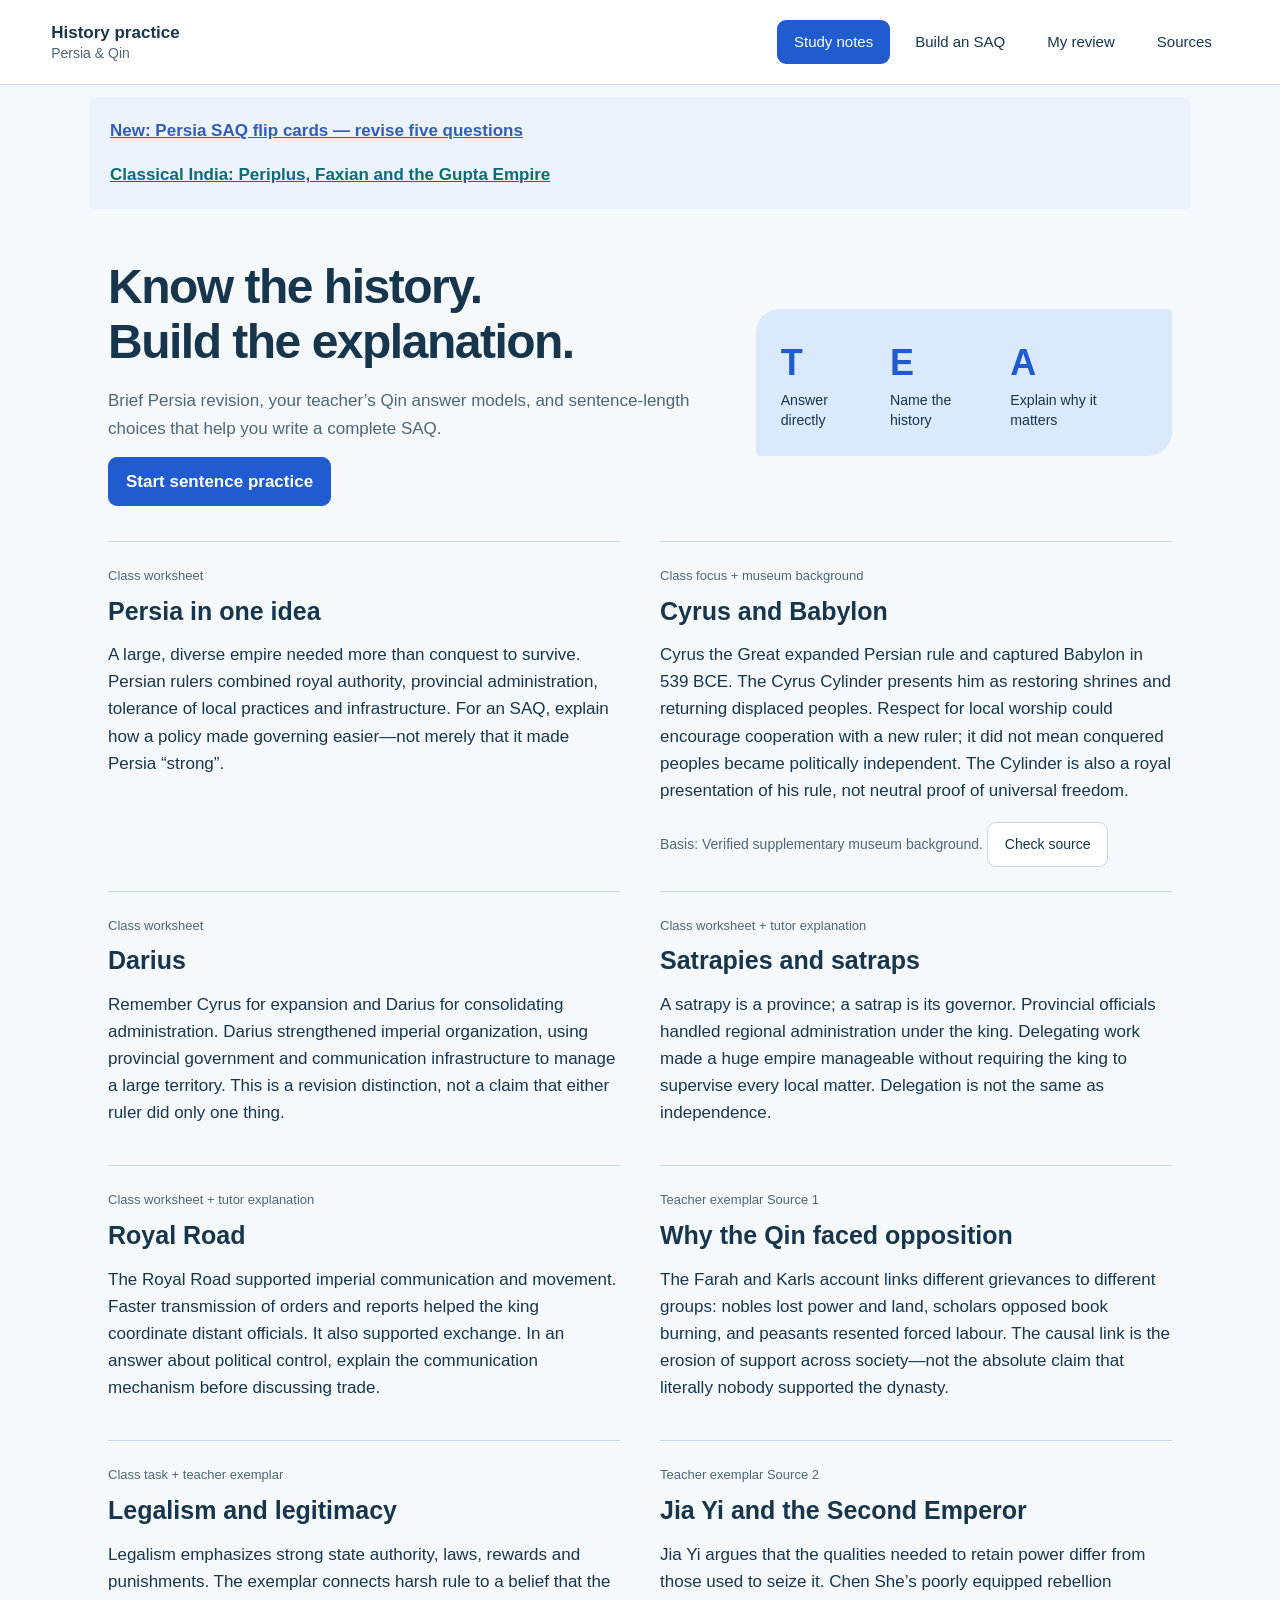
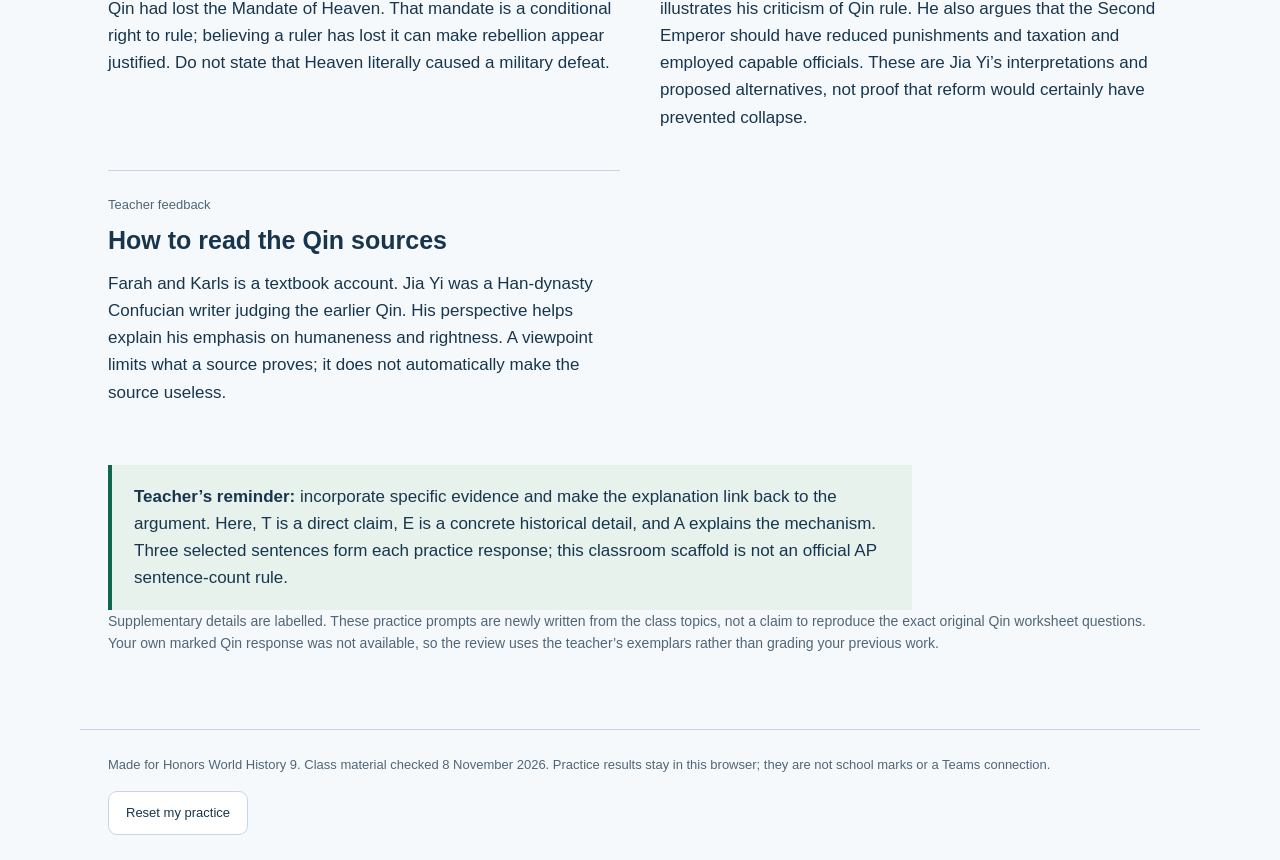
<file: index.html>
<!doctype html>
<html lang="en"><head><meta charset="utf-8"><meta name="viewport" content="width=device-width,initial-scale=1"><meta name="description" content="Brief Persia and Qin revision notes with a sentence-building TEA practice game."><title>Persia & Qin • SAQ Lab</title><link rel="stylesheet" href="style.css"><script defer src="data.js"></script><script defer src="app.js"></script></head>
<body><header><a class="brand" href="#notes">History practice <span>Persia & Qin</span></a><nav aria-label="Main"><button data-view="notes">Study notes</button><button data-view="practice">Build an SAQ</button><button data-view="review">My review</button><button data-view="sources">Sources</button></nav></header><aside style="max-width:1100px;margin:12px auto;padding:12px 20px;background:#edf3fc;color:#142d50"><a href="cards.html" style="display:inline-flex;min-height:44px;align-items:center;color:#305db8;font-weight:700">New: Persia SAQ flip cards — revise five questions</a><br><a href="india.html" style="display:inline-flex;min-height:44px;align-items:center;color:#096c77;font-weight:700">Classical India: Periplus, Faxian and the Gupta Empire</a></aside><main id="main"></main><footer>Made for Honors World History 9. Class material checked 8 November 2026. Practice results stay in this browser; they are not school marks or a Teams connection. <button id="reset">Reset my practice</button></footer><dialog id="confirm"><h2>Reset all practice?</h2><p>This clears this site’s saved choices and first-answer scores on this browser only.</p><button id="cancelReset">Keep progress</button><button id="doReset">Reset progress</button></dialog></body></html>
</file>
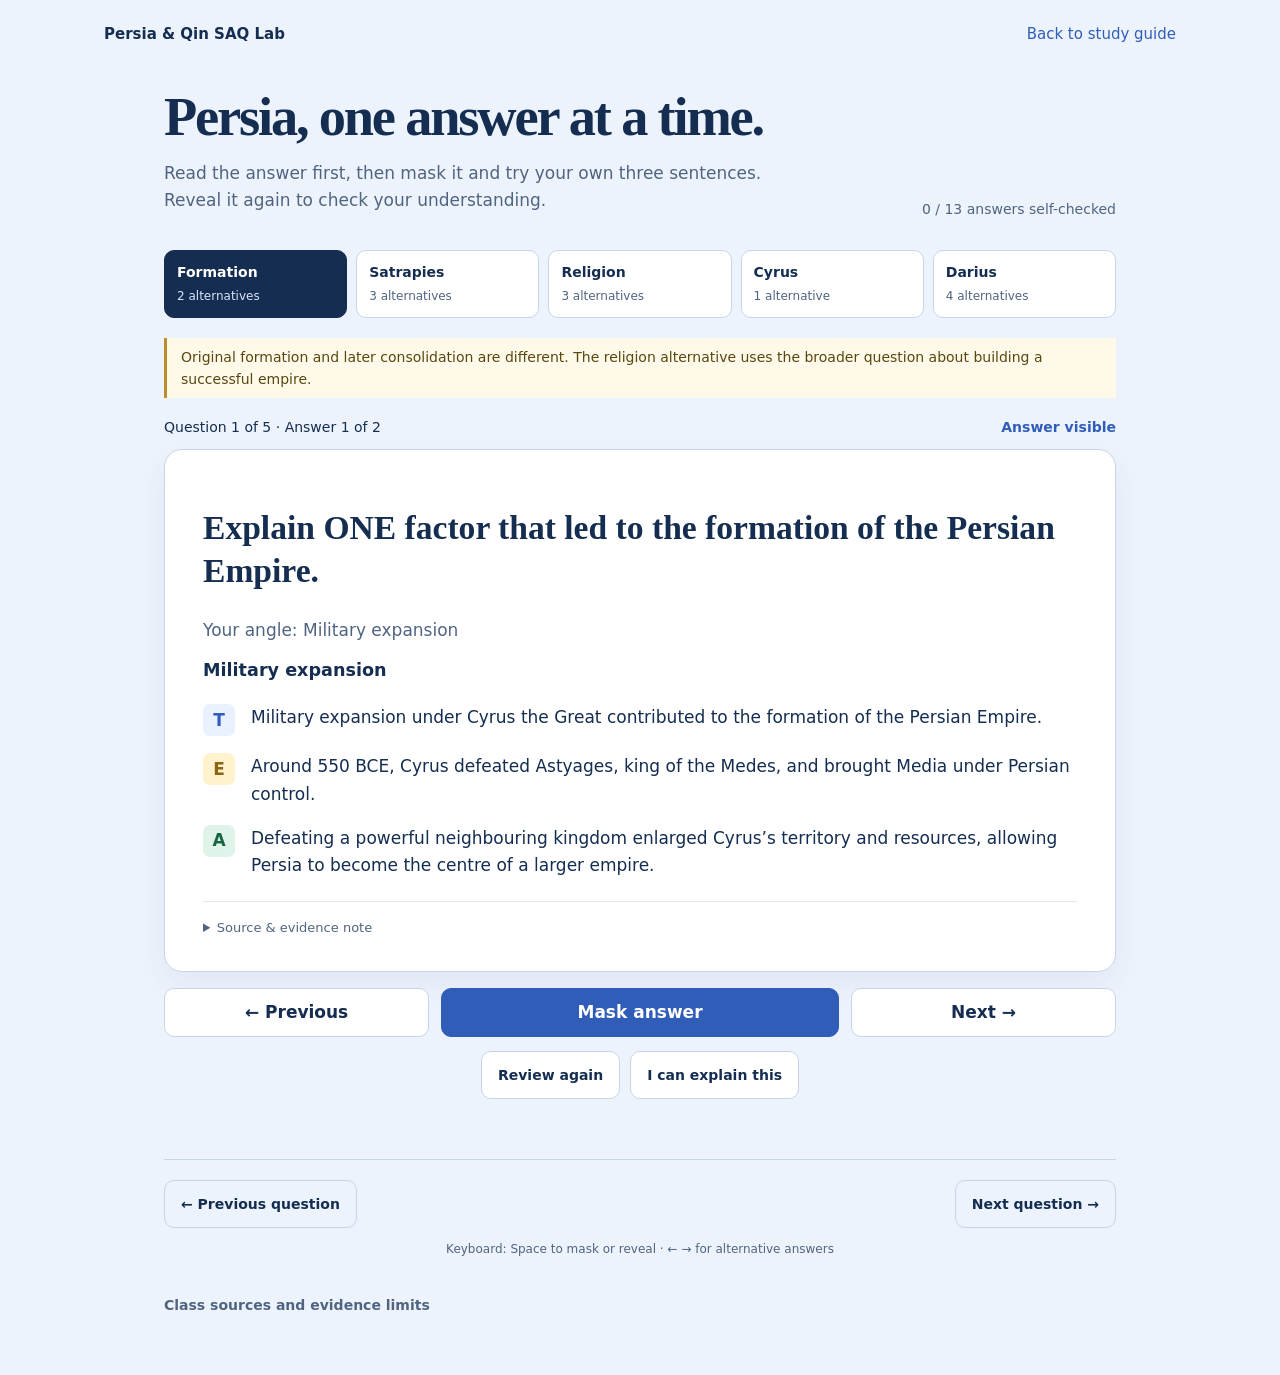
<file: cards.html>
<!doctype html>
<html lang="en">
<head><meta charset="utf-8"><meta name="viewport" content="width=device-width,initial-scale=1"><meta name="description" content="Flip through teacher-grounded Persia SAQ model answers, with claims, evidence and analysis."><title>Persia • SAQ answer cards</title>
<style>
:root{--ink:#142d50;--blue:#305db8;--paper:#edf3fc;--line:#c7d5e8;--muted:#506481;--gold:#8b6513;--green:#176445}*{box-sizing:border-box}body{margin:0;background:var(--paper);color:var(--ink);font:17px/1.6 system-ui,-apple-system,BlinkMacSystemFont,"Segoe UI",sans-serif}button,select{font:inherit}button,a,select{-webkit-tap-highlight-color:transparent}button,select{min-height:48px}button{cursor:pointer;border:1px solid var(--line);border-radius:10px;padding:10px 16px;color:var(--ink);background:white;font-weight:650}button:hover{border-color:var(--blue)}button:focus-visible,a:focus-visible,select:focus-visible,summary:focus-visible{outline:3px solid #b47d00;outline-offset:4px}a{color:var(--blue)}header{max-width:1120px;margin:auto;padding:22px 24px;display:flex;justify-content:space-between;gap:18px;align-items:center}header a{text-decoration:none;font-size:15px}.brand{color:var(--ink);font-weight:750}main{max-width:1000px;margin:auto;padding:12px 24px 48px}.intro{display:flex;gap:24px;justify-content:space-between;align-items:end;margin-bottom:24px}h1{font:600 clamp(2.1rem,5vw,3.4rem)/1.1 Georgia,serif;letter-spacing:-.04em;margin:8px 0 12px}p{margin:0 0 12px}.intro p{color:var(--muted);max-width:600px}.progress{white-space:nowrap;font-size:14px;color:var(--muted);padding-bottom:6px}.topics{display:grid;grid-template-columns:repeat(5,minmax(0,1fr));gap:9px;margin-bottom:20px}.topics button{text-align:left;padding:12px;font-size:14px;line-height:1.4}.topics button span{display:block;font-size:12px;font-weight:450;color:var(--muted);margin-top:5px}.topics button[aria-pressed=true]{background:var(--ink);color:white;border-color:var(--ink)}.topics button[aria-pressed=true] span{color:#d8e5ff}.mobile-picker{display:none}select{width:100%;padding:10px;background:white;border:1px solid var(--line);border-radius:8px;color:var(--ink)}.scope{font-size:14px;border-left:3px solid #b98d2d;padding:8px 14px;margin:0 0 18px;color:#594710;background:#fff9e9}.deck-head{display:flex;justify-content:space-between;align-items:center;gap:16px;font-size:14px;margin-bottom:10px}.deck-head p{margin:0}.side-indicator{font-weight:700;color:var(--blue)}.card{background:white;border:1px solid var(--line);border-radius:18px;min-height:380px;padding:32px 38px;box-shadow:0 12px 30px #203f7110;cursor:default;overflow-wrap:anywhere}.card h2{font:600 clamp(1.65rem,3.5vw,2.1rem)/1.3 Georgia,serif;margin:24px 0}.card h3{font-size:1.1rem;margin:0 0 20px}.card .recall{font-size:17px;color:var(--muted);max-width:540px}.hint{font-size:14px;color:var(--muted);margin-top:26px}.tea{display:grid;gap:17px}.tea-row{display:grid;grid-template-columns:36px 1fr;gap:12px;align-items:start}.tea-row b{display:grid;place-items:center;width:32px;height:32px;background:#e9f0ff;color:var(--blue);border-radius:7px}.tea-row:nth-child(2) b{background:#fff2cc;color:var(--gold)}.tea-row:nth-child(3) b{background:#e0f3e9;color:var(--green)}.tea-row p{margin:0}.source{border-top:1px solid #e0e7f1;padding-top:16px;margin-top:22px;font-size:13px;color:var(--muted)}.bar{display:grid;grid-template-columns:1fr 1.5fr 1fr;gap:12px;margin-top:16px}.primary{background:var(--blue);border-color:var(--blue);color:white}.remember{display:flex;justify-content:center;gap:10px;margin:14px 0;min-height:48px}.remember button{font-size:14px}.remember[hidden]{display:none}.saved{color:var(--green);font-size:14px;text-align:center;min-height:24px}.question-nav{display:flex;justify-content:space-between;gap:12px;border-top:1px solid var(--line);padding-top:20px;margin-top:22px}.question-nav button{background:transparent;font-size:14px}.details{font-size:14px;color:var(--muted);margin-top:24px}.details summary{cursor:pointer;min-height:44px;display:flex;align-items:center;font-weight:650}.details p{margin:10px 0}.key-help{font-size:12px;color:var(--muted);margin-top:12px;text-align:center}.fade{animation:turn .18s ease-out}@keyframes turn{from{opacity:.5;transform:translateY(5px)}to{opacity:1;transform:none}}[hidden]{display:none!important}@media(prefers-reduced-motion:reduce){*{animation:none!important;scroll-behavior:auto!important}}@media(max-width:640px){body{font-size:16px}header{padding:16px;align-items:start}header a{font-size:13px}main{padding:8px 16px 32px}.intro{display:block;margin-bottom:16px}.intro p{font-size:15px}.progress{margin-top:8px}.topics{display:none}.mobile-picker{display:block;margin:16px 0}.mobile-picker label{display:block;font-size:14px;font-weight:650;margin-bottom:6px}.card{padding:23px 20px;min-height:360px;border-radius:14px}.card h2{margin:22px 0}.deck-head{font-size:12px}.bar{gap:7px;grid-template-columns:1fr 1.3fr 1fr}.bar button{padding:10px 5px;font-size:14px}.tea-row{grid-template-columns:28px 1fr;gap:9px}.tea-row b{width:26px;height:28px;font-size:14px}.question-nav button{font-size:13px;padding:9px}.scope{font-size:13px}.key-help{display:none}}
@media(max-width:640px){main{padding-bottom:115px}.bar{position:fixed;bottom:0;left:0;right:0;z-index:5;background:var(--paper);padding:10px 12px max(10px,env(safe-area-inset-bottom));margin:0;border-top:1px solid var(--line);box-shadow:0 -5px 20px #142d500c}.card{scroll-margin-top:12px}}
</style></head>
<body><header><a class="brand" href="./">Persia &amp; Qin SAQ Lab</a><a href="./">Back to study guide</a></header>
<main><div class="intro"><div><h1>Persia, one answer at a time.</h1><p>Read the answer first, then mask it and try your own three sentences. Reveal it again to check your understanding.</p></div><div id="progress" class="progress"></div></div>
<nav id="topics" class="topics" aria-label="Choose a question"></nav><div class="mobile-picker"><label for="question">Choose a question</label><select id="question"></select></div>
<p class="scope" id="scope"></p><div class="deck-head"><p id="position"></p><span id="side" class="side-indicator">Question side</span></div>
<article id="card" class="card" aria-label="SAQ revision card"><div id="front"><h2 id="prompt"></h2><p id="angle" class="recall"></p><p class="hint" id="recallHint" hidden>Try three sentences: a claim, a historical example, and why it matters. Then choose “Reveal answer” to compare.</p></div><div id="back" hidden><h3 id="answerTitle"></h3><div id="tea" class="tea"></div><details class="source"><summary>Source &amp; evidence note</summary><p id="source"></p></details></div></article>
<div class="bar"><button id="prev" aria-label="Previous alternative answer">← Previous</button><button id="flip" class="primary" aria-expanded="true" aria-controls="back">Mask answer</button><button id="next" aria-label="Next alternative answer">Next →</button></div>
<div class="remember" id="remember" hidden><button id="again">Review again</button><button id="known">I can explain this</button></div><p id="status" class="saved" role="status" aria-live="polite"></p>
<div class="question-nav"><button id="prevQuestion">← Previous question</button><button id="nextQuestion">Next question →</button></div>
<p class="key-help">Keyboard: Space to mask or reveal · ← → for alternative answers</p>
<details class="details"><summary>Class sources and evidence limits</summary><p>These cards use the verified teacher-provided Persian Podcast Notes Worksheet, its rubric, and the Religion and Political Authority Worksheet and teacher answer document, especially Source 6: the Behistun Inscription. The explanations are tutor analysis of those materials. The two Cyrus conquest examples are verified supplementary museum background and are labelled separately from the class materials.</p><p>The Persia worksheet is a notes template, not completed student notes. Its headings establish Cyrus’s expansion, Darius’s administration, satrapies, the Royal Road and tolerance; they do not supply a detailed conquest example. The formation and Cyrus cards now supply concrete museum-verified examples instead of incomplete model answers. These facts have not been confirmed inside the assigned podcast or museum presentation.</p><p>Supplementary source: <a href="https://www.metmuseum.org/essays/the-achaemenid-persian-empire-550-330-b-c">The Metropolitan Museum of Art: The Achaemenid Persian Empire</a>.</p><p>Religious tolerance helps explain building lasting imperial rule. Darius’s later religious claims explain consolidation and legitimacy, not the original formation under Cyrus. Card 2 in the first question uses the broader successful-empire wording discussed in our revision.</p><p>Some questions have fewer than four distinct supported alternatives. Similar wording has not been padded into extra factors. T–E–A follows your class scaffold; the labels are for revision, and each model contains three sentences.</p><p>Self-assessments stay in this browser. They are not test scores, teacher marks or synced accounts.</p></details>
</main>
<script>
const W='Persian Podcast Notes Worksheet: class topic and key concepts; explanation is tutor analysis.';
const B='Religion and Political Authority Worksheet, Source 6 (Behistun), and teacher answer document; explanation is tutor analysis.';
const groups=[
{name:'Formation',prompt:'Explain ONE factor that led to the formation of the Persian Empire.',scope:'Original formation and later consolidation are different. The religion alternative uses the broader question about building a successful empire.',answers:[
{name:'Military expansion',t:'Military expansion under Cyrus the Great contributed to the formation of the Persian Empire.',e:'Around 550 BCE, Cyrus defeated Astyages, king of the Medes, and brought Media under Persian control.',a:'Defeating a powerful neighbouring kingdom enlarged Cyrus’s territory and resources, allowing Persia to become the centre of a larger empire.',source:'Supplementary museum background: The Metropolitan Museum of Art, The Achaemenid Persian Empire (550–330 BCE); not yet confirmed in the teacher’s assigned resources.'},
{name:'Religious tolerance',prompt:'Explain ONE factor that helped Persia develop into a successful empire.',t:'Religious tolerance helped Persia build a successful empire by encouraging cooperation among conquered peoples.',e:'Persian rulers tolerated conquered peoples’ religions, customs and laws, allowing communities to retain local practices under Persian political authority.',a:'Preserving local traditions reduced the disruption caused by conquest and gave communities fewer reasons to resist, helping Persian rulers turn military victories into lasting imperial control.',source:W+' Scope: this explains durable imperial rule, not the precise event that founded the empire.'}
]},
{name:'Satrapies',prompt:'Explain ONE way the satrapy system contributed to Persian success.',scope:'Three supported mechanisms: distributing work, extending royal authority, and coordinating government. A satrapy is a province; a satrap is its governor.',answers:[
{name:'Administrative efficiency',t:'The satrapy system contributed to Persian success by distributing the work of governing a large empire.',e:'In the satrapy system, Persian territory was divided into provinces called satrapies, each administered by a governor called a satrap who handled regional government under the king’s authority.',a:'Delegating regional responsibilities reduced the burden on the king, allowing government to operate across distant territories without requiring him to manage every local matter.',source:W},
{name:'Extending royal authority',t:'The satrapy system contributed to Persian success by extending royal authority into the provinces.',e:'Satraps exercised regional government within the Persian Empire while the king retained overall authority, so each satrapy remained an imperial province rather than a separate sovereign kingdom.',a:'Their position connected regional government to the Persian king, allowing the empire to delegate administrative work while retaining political control.',source:W},
{name:'Communication and coordination',t:'The satrapy system worked more effectively when provincial administration was connected by imperial communication.',e:'The Royal Road supported communication between royal authority and provincial officials, carrying the king’s orders outward and reports from regional administration back toward the centre.',a:'Communication helped connect provincial decisions with royal priorities, making it easier to coordinate government across distance.',source:W+' This specifies the road’s administrative use; a named route or journey time has not been verified in the class resources.'}
]},
{name:'Religion',prompt:'Explain ONE way religion supported the success of Persian rule.',scope:'Different explanations: accommodate communities, establish a right to rule, or give the restoration of order a moral justification.',answers:[
{name:'Tolerance and cooperation',t:'Religious tolerance supported Persian success by making imperial rule more acceptable to different communities.',e:'Persian rulers allowed subject peoples to retain their religions, customs and laws while remaining under Persian political authority.',a:'Allowing communities to preserve valued traditions reduced the changes imposed by conquest, giving them fewer religious reasons to resist Persian authority.',source:W},
{name:'Divine legitimacy',t:'Religion supported Persian success by strengthening the king’s claim to legitimate authority.',e:'In the Behistun Inscription, dated around 520 BCE, Darius credited Ahura Mazda with granting him kingship and authority over twenty-three lands, including Babylonia and Egypt.',a:'This presented his kingship as divinely approved, giving subjects a reason to recognize his authority beyond his possession of military power.',source:B},
{name:'Righteous order',t:'Religion supported Persian authority by presenting the suppression of rebellion as the restoration of righteous order.',e:'Darius associated his suppression of rebellions with Ahura Mazda and asha, the Zoroastrian concept of truth, order and righteousness.',a:'This framing could make support for Darius appear morally justified and portray resistance as a threat to rightful order, strengthening his argument for obedience.',source:B}
]},
{name:'Cyrus',prompt:'Explain ONE characteristic of Cyrus’s leadership.',scope:'Use a named event and date to demonstrate Cyrus’s leadership, then explain what the event shows.',answers:[
{name:'Expansionist leadership',t:'One characteristic of Cyrus’s leadership was his emphasis on territorial expansion.',e:'In 539 BCE, Cyrus captured Babylon and incorporated the Babylonian kingdom into the Persian Empire.',a:'Taking control of an established kingdom extended Persian authority over additional territory and resources, demonstrating Cyrus’s emphasis on expanding imperial power.',source:'Supplementary museum background: The Metropolitan Museum of Art, The Achaemenid Persian Empire (550–330 BCE); not yet confirmed in the teacher’s assigned resources.'}
]},
{name:'Darius',prompt:'Explain ONE characteristic of Darius’s leadership.',scope:'Four distinct alternatives: administrative organization, infrastructure, religious legitimacy and royal ancestry.',answers:[
{name:'Administrative organization',t:'One characteristic of Darius’s leadership was his emphasis on organizing imperial government.',e:'Darius’s administration used satrapies as provincial units, with satraps carrying out regional government while remaining subject to the Persian king’s overall authority.',a:'Dividing administrative responsibilities among regional governors made a large empire more manageable while preserving the king’s overall authority.',source:W},
{name:'Infrastructure',t:'One characteristic of Darius’s leadership was his use of infrastructure to support imperial coordination.',e:'The Royal Road connected imperial communication with regional government by supporting the movement of royal orders and officials’ reports across Persian territory.',a:'Connecting distant regions helped orders and information travel between officials and royal authority, improving the government’s ability to coordinate its work.',source:W},
{name:'Religious legitimacy',t:'One characteristic of Darius’s leadership was his use of religion to justify his authority.',e:'In the Behistun Inscription around 520 BCE, Darius attributed his kingship to Ahura Mazda and listed twenty-three subject lands, including Persia, Babylonia and Egypt, under this claim of divine support.',a:'Presenting himself as divinely chosen strengthened his claim to rightful rule and gave his political authority a religious justification.',source:B},
{name:'Royal ancestry',t:'One characteristic of Darius’s leadership was his emphasis on royal ancestry to establish his legitimacy.',e:'In the Behistun extract, Darius traced his ancestry through Hystaspes back to Achaemenes and claimed that eight members of his dynasty had been kings before him, making him the ninth.',a:'Associating himself with an established royal family presented his kingship as a continuation of legitimate dynastic authority, providing an ancestral justification alongside his religious claim.',source:B}
]}
];
let q=0,n=0,revealed=true;const $=id=>document.getElementById(id);let marks={};const storageKey='persia-saq-cards-v1';try{const stored=JSON.parse(localStorage.getItem(storageKey)||'{}');if(stored&&typeof stored==='object'&&!Array.isArray(stored))marks=stored}catch{}
const total=groups.reduce((s,g)=>s+g.answers.length,0);const validKeys=new Set(groups.flatMap((g,i)=>g.answers.map((a,j)=>i+'-'+j)));
groups.forEach((g,i)=>{const b=document.createElement('button');b.textContent=g.name;const s=document.createElement('span');s.textContent=g.answers.length+' alternative'+(g.answers.length===1?'':'s');b.append(s);b.onclick=()=>selectQuestion(i);$('topics').append(b);const o=document.createElement('option');o.value=i;o.textContent=(i+1)+'. '+g.name+' ('+g.answers.length+')';$('question').append(o)});
function bringCardIntoView(){if(matchMedia('(max-width:640px)').matches)$('card').scrollIntoView({block:'start'})}
function selectQuestion(i){q=(i+groups.length)%groups.length;n=0;revealed=true;render();bringCardIntoView()}
function move(d){n=(n+d+groups[q].answers.length)%groups[q].answers.length;revealed=true;render();bringCardIntoView()}
function render(){const g=groups[q],a=g.answers[n],key=q+'-'+n;$('question').value=q;[...$('topics').children].forEach((b,i)=>b.setAttribute('aria-pressed',i===q));$('scope').textContent=g.scope;$('position').textContent='Question '+(q+1)+' of 5 · Answer '+(n+1)+' of '+g.answers.length;$('prompt').textContent=a.prompt||g.prompt;$('angle').textContent='Your angle: '+a.name;$('answerTitle').textContent=a.name;$('tea').replaceChildren();[['T',a.t],['E',a.e],['A',a.a]].forEach(([label,text])=>{const row=document.createElement('div');row.className='tea-row';const b=document.createElement('b');b.textContent=label;const p=document.createElement('p');p.textContent=text||'Specific historical example still needed.';if(!text)p.style.color='#875c00';row.append(b,p);$('tea').append(row)});$('source').textContent=a.source;$('front').hidden=false;$('recallHint').hidden=revealed;$('back').hidden=!revealed;$('side').textContent=revealed?'Answer visible':'Answer masked';$('flip').textContent=revealed?'Mask answer':'Reveal answer';$('flip').setAttribute('aria-expanded',revealed);$('remember').hidden=!revealed;$('prev').disabled=g.answers.length===1;$('next').disabled=g.answers.length===1;$('status').textContent=marks[key]==='known'?'Marked: I can explain this':marks[key]==='again'?'Marked for another review':'';const known=Object.entries(marks).filter(([k,v])=>validKeys.has(k)&&v==='known').length;$('progress').textContent=known+' / '+total+' answers self-checked';$('card').classList.remove('fade');void $('card').offsetWidth;$('card').classList.add('fade')}
function flip(){revealed=!revealed;render();bringCardIntoView()}
function mark(value){marks[q+'-'+n]=value;let saved=true;try{localStorage.setItem(storageKey,JSON.stringify(marks))}catch{saved=false}render();if(!saved)$('status').textContent+=' · This browser could not save your choice.'}
$('flip').onclick=flip;$('prev').onclick=()=>move(-1);$('next').onclick=()=>move(1);$('question').onchange=e=>selectQuestion(Number(e.target.value));$('prevQuestion').onclick=()=>selectQuestion(q-1);$('nextQuestion').onclick=()=>selectQuestion(q+1);$('known').onclick=()=>mark('known');$('again').onclick=()=>mark('again');document.addEventListener('keydown',e=>{if(e.target.closest('button,select,a,summary,input,textarea')||e.altKey||e.metaKey||e.ctrlKey)return;if(e.code==='Space'){e.preventDefault();flip()}else if(e.key==='ArrowRight'){e.preventDefault();move(1)}else if(e.key==='ArrowLeft'){e.preventDefault();move(-1)}});render();
</script></body></html>
</file>
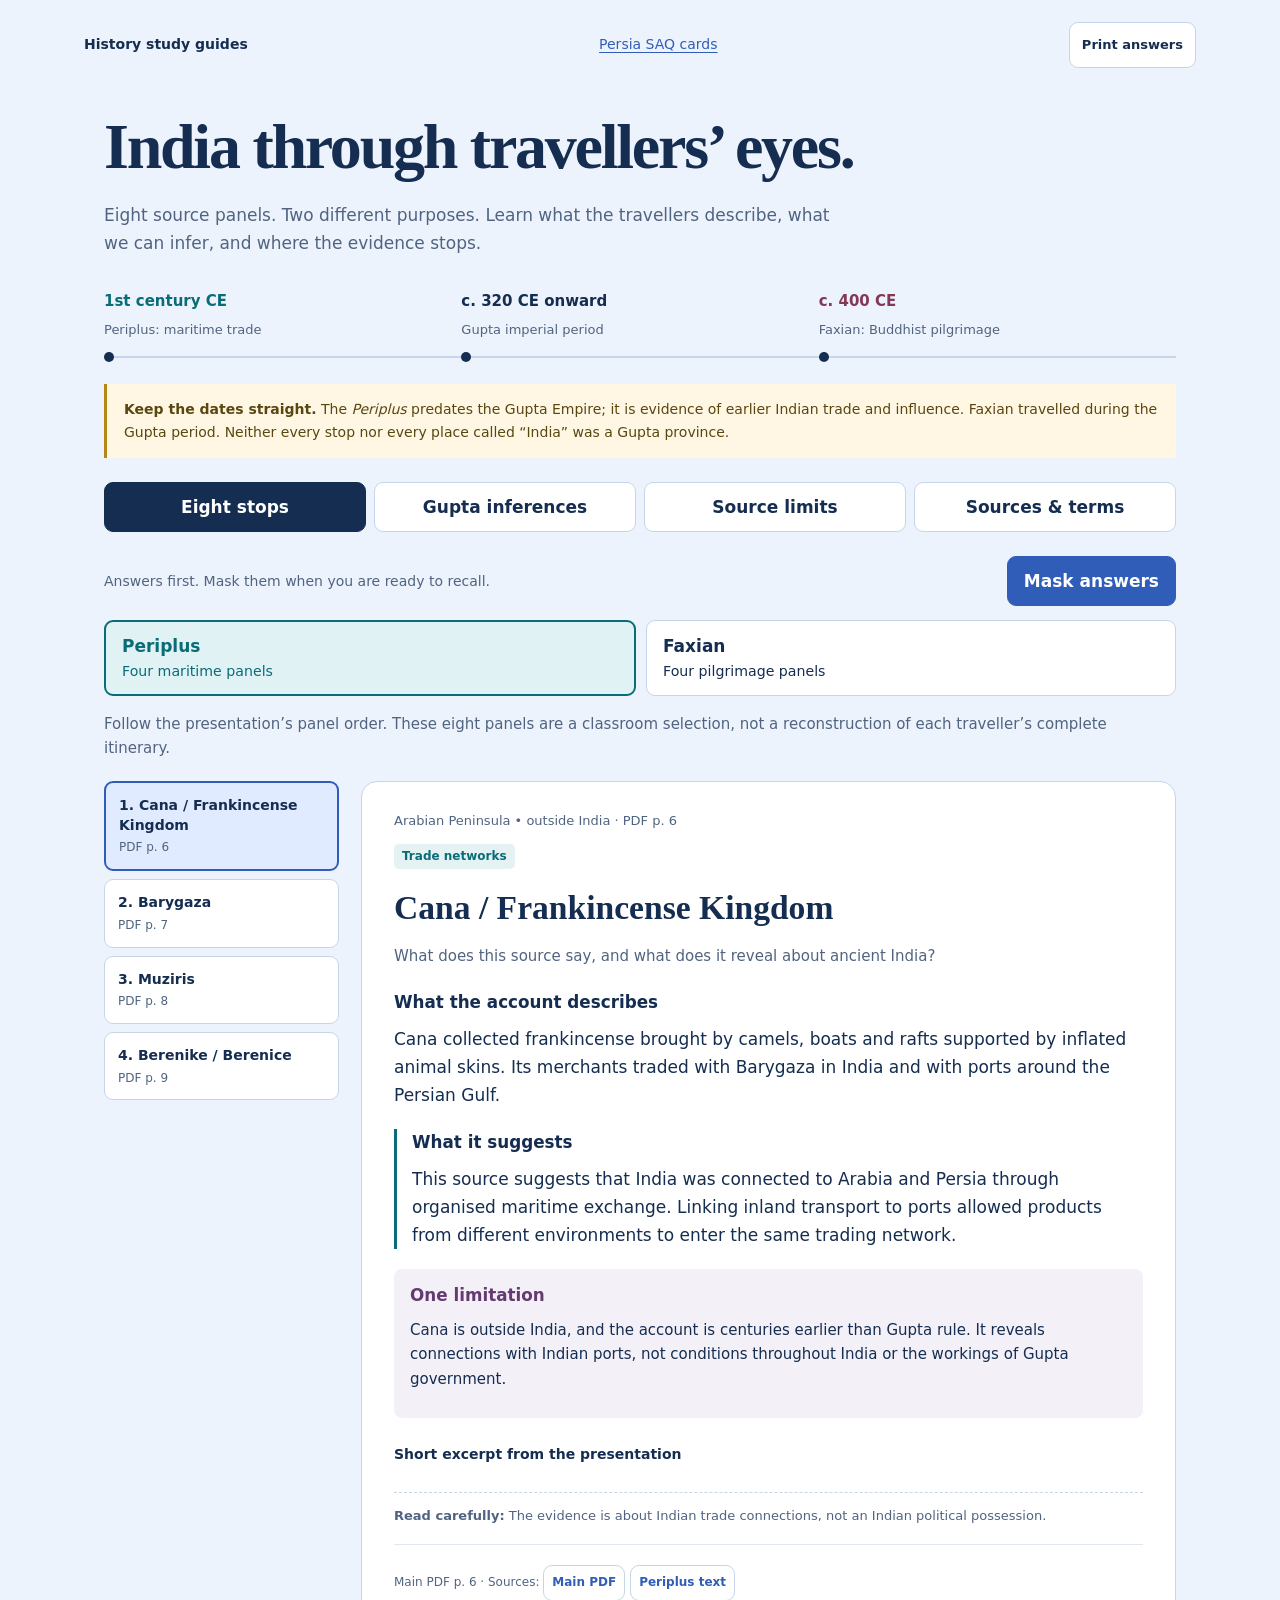
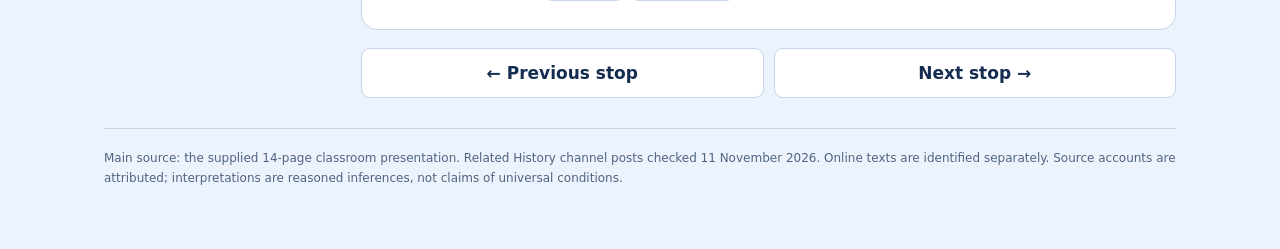
<file: india.html>
<!doctype html>
<html lang="en"><head><meta charset="utf-8"><meta name="viewport" content="width=device-width,initial-scale=1"><meta name="description" content="Classical India through the Periplus and Faxian: eight source panels, Gupta inferences and source limitations, grounded in the class presentation."><title>Classical India • Travellers & evidence</title>
<style>
:root{--ink:#142d50;--muted:#506481;--paper:#edf3fc;--line:#c7d5e8;--sea:#096c77;--pilgrim:#833855;--blue:#305db8;--amber:#805a0d}*{box-sizing:border-box}body{margin:0;background:var(--paper);color:var(--ink);font:17px/1.65 system-ui,-apple-system,BlinkMacSystemFont,"Segoe UI",sans-serif}button,select{font:inherit}button{cursor:pointer;border:1px solid var(--line);border-radius:9px;padding:10px 16px;background:white;color:var(--ink);font-weight:650;min-height:46px}a{color:var(--blue);text-underline-offset:3px}button:focus-visible,a:focus-visible,select:focus-visible,summary:focus-visible{outline:3px solid #a87505;outline-offset:4px}button:hover{border-color:var(--blue)}header{display:flex;justify-content:space-between;gap:15px;align-items:center;max-width:1160px;margin:auto;padding:22px 24px;font-size:14px}header a:first-child{text-decoration:none;color:var(--ink);font-weight:750}main{max-width:1120px;margin:auto;padding:10px 24px 60px}h1{font:600 clamp(2.3rem,5.5vw,4rem)/1.08 Georgia,serif;letter-spacing:-.035em;margin:12px 0 20px;max-width:800px}h2{font:600 clamp(1.6rem,3vw,2.1rem)/1.25 Georgia,serif;margin:8px 0 15px}h3{font-size:1.05rem;margin:18px 0 8px}p{margin:0 0 13px}.lede{color:var(--muted);max-width:750px}.timeline{display:grid;grid-template-columns:1fr 1fr 1fr;margin:26px 0;gap:0;border-bottom:2px solid var(--line)}.timeline div{padding:6px 18px 14px 0;position:relative}.timeline div:after{content:'';position:absolute;bottom:-6px;left:0;background:var(--ink);width:10px;height:10px;border-radius:50%}.timeline strong{display:block;font-size:15px}.timeline span{font-size:13px;color:var(--muted)}.timeline .sea strong{color:var(--sea)}.timeline .pilgrim strong{color:var(--pilgrim)}.notice{background:#fff7e3;border-left:3px solid #b68518;padding:14px 17px;font-size:14px;color:#594710;margin:20px 0}.nav{display:grid;grid-template-columns:repeat(4,1fr);gap:8px;margin:24px 0}.nav button[aria-pressed=true]{background:var(--ink);color:white;border-color:var(--ink)}.section{scroll-margin-top:12px}.toolbar{display:flex;justify-content:space-between;align-items:center;gap:12px;flex-wrap:wrap;margin-bottom:14px}.toolbar p{font-size:14px;margin:0;color:var(--muted)}.toggle{background:var(--blue);border-color:var(--blue);color:white;min-width:150px}.travellers{display:flex;gap:10px;margin-bottom:16px}.travellers button{flex:1;text-align:left}.travellers small{display:block;font-weight:450}.travellers button[aria-pressed=true]{border:2px solid var(--sea);color:var(--sea);background:#e1f2f4}.travellers button:last-child[aria-pressed=true]{border-color:var(--pilgrim);color:var(--pilgrim);background:#f6e8ef}.workspace{display:grid;grid-template-columns:235px minmax(0,1fr);gap:22px;align-items:start}.stoplist{display:grid;gap:8px}.stoplist button{text-align:left;font-size:14px;line-height:1.4;padding:13px}.stoplist button span{display:block;font-size:12px;font-weight:450;color:var(--muted);margin-top:4px}.stoplist button[aria-pressed=true]{border:2px solid var(--blue);background:#e1ebff}.mobile-stops{display:none}.card{background:white;border:1px solid var(--line);border-radius:16px;padding:28px 32px;overflow-wrap:anywhere;min-width:0}.place{font-size:13px;color:var(--muted);margin:0 0 8px}.theme{font-size:12px;font-weight:650;color:var(--sea);background:#e5f2f3;border-radius:5px;padding:3px 8px;display:inline-block;margin-bottom:10px}.question{color:var(--muted);font-size:15px;margin-bottom:20px}.answer h3:first-child{margin-top:0}.insight{border-left:3px solid var(--sea);padding-left:15px;margin-top:20px}.limits{background:#f4f0f7;border-radius:8px;padding:13px 16px;margin-top:20px;font-size:15px}.limits h3{margin-top:0;color:#653a72}.badge{font-size:11px;background:#e3d7ed;color:#59366a;padding:3px 7px;border-radius:4px;display:inline-block;margin-bottom:8px}.refs{font-size:12px;color:var(--muted);border-top:1px solid #e0e7f1;padding-top:15px;margin-top:18px}.refs button{font-size:12px;padding:4px 8px;min-height:36px;margin-right:5px;margin-top:5px;color:var(--blue)}details{font-size:14px;margin:15px 0}summary{cursor:pointer;min-height:44px;display:flex;align-items:center;font-weight:650}blockquote{margin:10px 0;padding:10px 16px;border-left:3px solid var(--line);color:var(--muted)}.source-check{font-size:13px;color:var(--muted);border-top:1px dashed var(--line);padding-top:12px;margin-top:14px}.controls{display:flex;justify-content:space-between;gap:10px;margin-top:18px}.controls button{flex:1}.hidden-message{padding:24px 0;color:var(--muted)}.reading{max-width:850px}.reading .card{margin-bottom:18px}.reading h2{margin-top:0}.model{background:#e8f1fb;padding:18px 20px;border-radius:10px;margin-top:20px}.model h3{margin-top:0}.evidence{display:grid;grid-template-columns:32px 1fr;gap:10px;margin:12px 0}.evidence b{background:#edf3fc;border-radius:5px;display:grid;place-items:start center;padding-top:3px;font-size:14px}.evidence p{margin:0}.summary{border-left:3px solid var(--blue);padding:8px 18px;margin:24px 0}.comparison{overflow-x:auto}table{border-collapse:collapse;width:100%;font-size:14px}th,td{text-align:left;vertical-align:top;padding:12px;border-bottom:1px solid var(--line)}th{background:#e2ebf8}.source-entry{background:white;padding:20px 24px;border:1px solid var(--line);border-radius:10px;margin-bottom:12px;scroll-margin-top:15px}.source-entry h3{margin:0 0 8px}.source-entry p{font-size:14px;color:var(--muted)}.source-entry a{overflow-wrap:anywhere}.task{font-size:14px;background:#dfeaf9;padding:16px 18px;border-radius:10px;margin-bottom:20px}.glossary{display:grid;grid-template-columns:repeat(2,minmax(0,1fr));gap:16px}.glossary p{font-size:14px}.glossary b{display:block}.print-link{font-size:13px;padding:7px 12px}footer{border-top:1px solid var(--line);margin-top:30px;padding-top:20px;font-size:12px;color:var(--muted)}[hidden]{display:none!important}#printView{display:none}@media(max-width:680px){body{font-size:16px}header{padding:16px;font-size:12px}main{padding:5px 16px 105px}.timeline{margin:20px 0}.timeline div{padding-right:9px}.timeline strong{font-size:12px}.timeline span{font-size:11px;line-height:1.3;display:block}.nav{grid-template-columns:repeat(2,1fr);gap:7px}.nav button{font-size:14px;padding:10px}.workspace{display:block}.stoplist{display:none}.mobile-stops{display:block;margin:0 0 14px}.mobile-stops label{display:block;font-size:13px;font-weight:650;margin-bottom:5px}select{width:100%;min-height:48px;border:1px solid var(--line);border-radius:8px;padding:8px;background:white;color:var(--ink);font-size:15px}.card{padding:22px 19px;border-radius:12px}.travellers button{font-size:15px;padding:11px}.travellers small{font-size:12px}.toolbar{align-items:start}.toolbar p{font-size:12px;max-width:180px}.toggle{font-size:14px;min-width:130px}.controls{position:sticky;bottom:0;background:var(--paper);padding:10px 0 max(10px,env(safe-area-inset-bottom));z-index:3}.glossary{grid-template-columns:1fr}.evidence{grid-template-columns:27px 1fr;gap:8px}.notice{font-size:13px}.source-entry{padding:18px}.source-entry h3{font-size:1rem}.comparison table{font-size:12px}th,td{padding:9px}.reading .card{padding:22px 19px}}@media print{body{background:white;color:black;font-size:11pt}header,.hero,.timeline,.notice,.nav,.section,.toolbar,footer{display:none!important}main{max-width:none;padding:0}#printView{display:block}#printView h1{font-size:25pt}#printView h2{font-size:18pt;break-after:avoid}#printView h3{break-after:avoid}#printView article{break-inside:avoid;margin-bottom:20px}#printView a{color:black}#printView p{line-height:1.45}#printView .refs{font-size:9pt}}@media(prefers-reduced-motion:reduce){*{scroll-behavior:auto!important}}
@media(max-width:680px){.toolbar{position:sticky;top:0;z-index:4;background:var(--paper);padding:10px 0}.card{scroll-margin-top:85px}}
</style></head><body>
<header><a href="./">History study guides</a><a href="cards.html">Persia SAQ cards</a><button class="print-link" id="print">Print answers</button></header>
<main><div class="hero"><h1>India through travellers’ eyes.</h1><p class="lede">Eight source panels. Two different purposes. Learn what the travellers describe, what we can infer, and where the evidence stops.</p></div>
<div class="timeline" aria-label="Chronology"><div class="sea"><strong>1st century CE</strong><span>Periplus: maritime trade</span></div><div><strong>c. 320 CE onward</strong><span>Gupta imperial period</span></div><div class="pilgrim"><strong>c. 400 CE</strong><span>Faxian: Buddhist pilgrimage</span></div></div>
<div class="notice"><strong>Keep the dates straight.</strong> The <em>Periplus</em> predates the Gupta Empire; it is evidence of earlier Indian trade and influence. Faxian travelled during the Gupta period. Neither every stop nor every place called “India” was a Gupta province.</div>
<nav class="nav" aria-label="Study sections"><button data-view="stops" aria-pressed="true">Eight stops</button><button data-view="inferences" aria-pressed="false">Gupta inferences</button><button data-view="limitations" aria-pressed="false">Source limits</button><button data-view="sources" aria-pressed="false">Sources & terms</button></nav>
<div class="toolbar"><p id="sectionHint">Answers first. Mask them when you are ready to recall.</p><button id="mask" class="toggle" aria-pressed="false">Mask answers</button></div>
<section id="stops" class="section" aria-label="Eight source stops"><div class="travellers"><button id="merchant" aria-pressed="true">Periplus<small>Four maritime panels</small></button><button id="monk" aria-pressed="false">Faxian<small>Four pilgrimage panels</small></button></div><p class="question">Follow the presentation’s panel order. These eight panels are a classroom selection, not a reconstruction of each traveller’s complete itinerary.</p><div class="workspace"><aside id="stoplist" class="stoplist" aria-label="Choose a stop"></aside><div><div class="mobile-stops"><label for="stopSelect">Choose a source panel</label><select id="stopSelect"></select></div><article class="card" id="stopCard"></article><div class="controls"><button id="previous">← Previous stop</button><button id="next">Next stop →</button></div></div></div></section>
<section id="inferences" class="section reading" aria-label="Gupta inferences" hidden></section>
<section id="limitations" class="section reading" aria-label="Source limitations" hidden></section>
<section id="sources" class="section" aria-label="Sources and vocabulary" hidden></section>
<div id="printView"></div><footer>Main source: the supplied 14-page classroom presentation. Related History channel posts checked 11 November 2026. Online texts are identified separately. Source accounts are attributed; interpretations are reasoned inferences, not claims of universal conditions.</footer></main>
<script>
const pdf='https://bssgj.sharepoint.com/sites/26-27BBSZHistory9G9.3/Shared%20Documents/General/Journeying%20through%20Classical%20India%201.pdf';
const sources={
pdf:{title:'Main source: Journeying through Classical India 1',kind:'Teacher-provided presentation • 14 PDF pages',url:pdf,detail:'The attached PDF is the main basis for all eight source panels. Page numbers refer to the PDF, not to the pages of a historical translation. The same PDF and a PowerPoint copy are attached to the History channel post dated 11 November 2026, 07:38. This school link may require your school sign-in; the full presentation has not been republished here.'},
teams:{title:'Teacher clarification: Gupta Empire Source Analysis',kind:'Teams History 9 G9.3 • General • 11 November 2026, 11:51',url:'https://teams.microsoft.com/v2/',detail:'Read directly in the local Teams channel. Explain what every source suggests about the Gupta Empire or Indian influence. Limitations are required for four sources only: two from Periplus and two from Faxian. The earlier 07:38 post supplies the presentation and sentence frames; the later clarification narrows the required limitations. This is guidance about the task, not independent historical corroboration.'},
periplus:{title:'Periplus of the Erythraean Sea',kind:'Ancient account • Schoff translation (1912), hosted by University of Washington',url:'https://depts.washington.edu/silkroad/texts/periplus/periplus.html',detail:'Check sections 1 (Berenice), 27 (Cana), 47–49 (Barygaza and trade), and 54–56 (Muziris and southern ports). The writer is anonymous; “Periplus” is the work’s title, not a known personal name. The deck’s goods lists and wording are adapted; they are not reproduced here as exact quotations from this translation.'},
faxian:{title:'Faxian: A Record of Buddhistic Kingdoms',kind:'Ancient account • James Legge translation (1886), Project Gutenberg',url:'https://www.gutenberg.org/cache/epub/2124/pg2124-images.html',detail:'Chapter II supplies the Shanshan/Loulan-area comparison; XVI treats Mathura and wider central India; XXVII locates the festival and charitable medicine passage in Pataliputra/Magadha. These chapter references clarify the deck’s geography and the scope of its extracts. The full account is not a modern statistical survey.'},
ucsd:{title:'How to read Faxian’s “Middle Kingdom”',kind:'University of California, San Diego • David K. Jordan’s teaching edition',url:'https://pages.ucsd.edu/~dkjordan/chin/Faashean/FaasheanIntroduction.html',detail:'Explains that “Middle Kingdom” in this account refers to a part of India, not China. It also describes changes made to Legge’s translation for classroom use. This helps qualify the cultural comparison on PDF page 14.'},
berenike:{title:'Berenike’s Buddha: archaeological evidence',kind:'University of Warsaw • research report, 3 January 2024',url:'https://en.uw.edu.pl/one-of-the-most-interesting-discoveries/',detail:'Reports a Buddha statue in the courtyard of Berenike’s Isis temple and an early Roman date. The find was announced in 2023. This corroborates Indian religious connections abroad but is modern archaeology, not an observation written in the Periplus.'},
chronology:{title:'Gupta-period chronology',kind:'The Metropolitan Museum of Art • The Year One catalogue',url:'https://resources.metmuseum.org/resources/metpublications/pdf/The_Year_One_Art_of_the_Ancient_World_East_and_West.pdf',detail:'Uses approximately 320–550 CE for the Gupta period. This provides a broad chronological check: a first-century merchant account cannot directly describe Gupta government centuries later. Exact dynasty boundaries and dating conventions can vary.'}
};
const stops=[
{id:'cana',traveller:'merchant',name:'Cana / Frankincense Kingdom',place:'Arabian Peninsula • outside India',page:6,theme:'Trade networks',observation:'Cana collected frankincense brought by camels, boats and rafts supported by inflated animal skins. Its merchants traded with Barygaza in India and with ports around the Persian Gulf.',meaning:'This source suggests that India was connected to Arabia and Persia through organised maritime exchange. Linking inland transport to ports allowed products from different environments to enter the same trading network.',limit:'Cana is outside India, and the account is centuries earlier than Gupta rule. It reveals connections with Indian ports, not conditions throughout India or the workings of Gupta government.',quote:'All the frankincense … produced in the country is brought by camels',quoteNote:'Shortened slide excerpt; the ellipsis marks omitted words.',check:'The evidence is about Indian trade connections, not an Indian political possession.',refs:['pdf','periplus']},
{id:'barygaza',traveller:'merchant',name:'Barygaza',place:'Present-day Gujarat • western India',page:7,theme:'Commerce and specialised goods',observation:'Barygaza brought together goods from Indian inland market towns and long-distance merchants. The presentation lists textiles, ivory, pepper and other valuable goods, alongside imports such as wine, glassware and metals.',meaning:'This source suggests that Indian ports linked specialised producers with overseas markets. Merchants could gather products from several regions in one place, making Barygaza an intermediary in wider exchange.',limit:'A merchant’s description of a busy port concentrates on saleable goods and successful exchange. It does not show whether farmers, workers or inland communities shared the wealth, and it predates the Gupta Empire.',required:true,quote:'cotton cloth of all kinds, silk cloth, yarn, pepper',quoteNote:'Slide excerpt; its full goods list is adapted.',check:'The full Periplus also distinguishes imports from exports; do not assume every item in a port’s market was locally produced.',refs:['pdf','periplus']},
{id:'muziris',traveller:'merchant',name:'Muziris',place:'Southwestern Indian coast • not automatically Gupta territory',page:8,theme:'Maritime trade and exports',observation:'Muziris received ships carrying cargoes from Arabia and the Greek-speaking trading world. The presentation highlights pepper, pearls, ivory, textiles and precious stones in its overseas commerce.',meaning:'This source suggests that southern India participated actively in Indian Ocean trade. Overseas demand connected local ports with inland suppliers and encouraged the movement of high-value goods over long distances.',limit:'A list of ships and valuable exports does not measure the size of the whole economy or the living standards of ordinary people. This first-century southern port cannot by itself establish Gupta-era prosperity.',quote:'abounds in ships sent there with cargoes from Arabia, and by the Greeks',quoteNote:'Excerpt as presented on PDF page 8.',check:'“Greek” merchants do not make Muziris a Greek colony, and “Indian” does not make it a Gupta province.',refs:['pdf','periplus']},
{id:'berenike',traveller:'merchant',name:'Berenike / Berenice',place:'Red Sea coast of Egypt • outside India',page:9,theme:'Trade and cultural movement',observation:'Berenike was an Egyptian Red Sea port linking Mediterranean and Indian Ocean commerce. The presentation adds the discovery of a Buddha statue in the precinct of a temple dedicated to Isis.',meaning:'This source panel suggests that Indian connections abroad involved beliefs and religious objects as well as merchandise. Maritime contact could bring Indian religious practices into a Roman Egyptian setting.',limit:'The Buddha statue is modern archaeological evidence, not something the Periplus author says he saw. Its presence indicates a religious connection but cannot prove that most Egyptians were Buddhist or that Gupta rulers controlled the port.',required:true,quote:'an Indian historical figure (Buddha), found in a Roman temple dedicated to an Egyptian goddess',quoteNote:'Teacher’s archaeological commentary, not a quotation from the ancient merchant.',check:'Separate the ancient port description from the later discovery; both are useful, but they are different kinds of evidence.',refs:['pdf','periplus','berenike']},
{id:'loulan',traveller:'monk',name:'Loulan',place:'Central Asia • outside the Gupta Empire',page:11,theme:'Cultural diffusion',observation:'Faxian describes a Central Asian community combining clothing familiar from China with Indian customs. Indian books and languages were studied there, especially in the religious setting described by the fuller account.',meaning:'This source suggests that Indian cultural influence reached beyond India through religious learning and travel. A community could combine influences from several regions without being politically ruled by any one of them.',limit:'A Buddhist traveller’s observations of monks and learning do not establish that every resident spoke an Indian language. Cultural influence in Central Asia is not evidence of Gupta political control there.',quote:'dress like the Chinese but follow Indian customs',quoteNote:'Wording from the slide’s summary, not a verbatim passage from Faxian.',check:'The fuller translation places the comparable description in Shanshan, in the Loulan region, and distinguishes monks’ Indian studies from local speech.',refs:['pdf','faxian']},
{id:'mathura',traveller:'monk',name:'Mathura and central India',place:'Northern India • Gupta-period context',page:12,theme:'Government and social conditions',observation:'Faxian reports payments from cultivators of royal land, salaried royal attendants, movement without the household-registration burden he describes, and fines for many offences. His account still mentions cutting off a hand for repeated rebellion.',meaning:'This source suggests that the regions he describes had organised revenue collection and paid royal service, alongside a comparatively restrained approach to some punishments. His favourable description supports a cautious inference of stability rather than the absence of government.',limit:'His broad praise cannot establish identical conditions throughout the empire or for every social group. His own exception for rebellion means that “no corporal punishment” would overstate the evidence.',required:true,quote:'Only those who cultivate [farm] the royal land have to pay (a portion of) the gain from it.',quoteNote:'Excerpt as presented on PDF page 12.',check:'The fuller chapter moves from Mathura to wider central India; the extract is not exclusively a city report. “Only royal-land cultivators pay” does not prove that no other taxes existed.',refs:['pdf','faxian']},
{id:'impressions',traveller:'monk',name:'Impressions of India',place:'Pataliputra / Magadha passage in the fuller account',page:13,theme:'Urban wealth, religion and charity',observation:'Faxian describes prosperous towns, elaborate Buddhist image processions involving monks, laypeople and Brahmans, and charitable houses established by Vaishya families. Doctors provided assistance, food and medicines to people in need.',meaning:'This source suggests that some urban communities possessed resources for public religious festivals and organised charity. Merchant-family patronage connected wealth with social responsibilities, while the ceremonies show interaction between religious groups.',limit:'Charity shows that need existed as well as generosity. These houses were attributed to wealthy families, so the passage does not establish a universal state-funded healthcare system or equal prosperity.',required:true,quote:'The Heads of the Vaishya [merchant class] families … establish … houses for dispensing charity and medicines.',quoteNote:'Shortened slide excerpt; ellipses mark omissions.',check:'The slide’s title is general, but its passage corresponds to Faxian’s chapter on Pataliputra in Magadha. Do not infer a separate named stop from the map star alone.',refs:['pdf','faxian']},
{id:'middle',traveller:'monk',name:'“Middle India”',place:'A regional description, not a separately identified city',page:14,theme:'Prosperity and Buddhist influence',observation:'The presentation’s final panel portrays Middle India as wealthy and Buddhism as flourishing. It also gives a favourable comparison of everyday customs with those familiar to a Chinese traveller.',meaning:'This source suggests that Indian Buddhist communities could impress overseas pilgrims and that India remained an important religious destination. The description provides evidence of Faxian’s favourable perspective as well as the society he encountered.',limit:'Religious admiration is not an impartial measure of prosperity or of the popularity of Buddhism among everyone. The short, adapted description gives little information about variation, hardship or communities outside the pilgrimage route.',quote:'The Law of the Buddha is flourishing.',quoteNote:'Excerpt as presented on PDF page 14.',check:'In the fuller account, “Middle Kingdom” means central India, not China. Wording about food, clothing and geography varies across the adapted slide and translation; it cannot prove that Indian and Chinese society were identical.',refs:['pdf','faxian','ucsd']}
];
const inferences=[
{title:'Some towns had resources beyond basic subsistence',t:'Faxian’s account suggests that some Gupta-period towns were prosperous enough to support elaborate public activity.',e:'At the towns described in the Pataliputra/Magadha passage, people financed decorated religious processions and charitable medical houses.',a:'These activities required surplus resources and organisation, indicating urban wealth without proving that every inhabitant was rich.',boundary:'Prosperity was uneven: the same passage identifies poor and vulnerable people who needed assistance.',pages:'PDF p. 13',refs:['pdf','faxian']},
{title:'Government collected resources and supported royal service',t:'Faxian’s description suggests that Gupta-period government in the regions he describes had organised fiscal and administrative practices.',e:'Cultivators of royal land supplied a portion of their produce, while royal bodyguards and attendants received salaries.',a:'Revenue obligations and regular payment for service indicate a functioning royal establishment rather than a society without taxation or administration.',boundary:'The extract does not describe the entire tax system or every province.',pages:'PDF p. 12',refs:['pdf','faxian']},
{title:'Some conditions appeared relatively stable',t:'Faxian’s account suggests a degree of stability and freedom of movement in parts of Gupta-period northern India.',e:'He describes people choosing whether to stay or leave and reports fines for many offences rather than execution.',a:'His description implies that ordinary movement and government enforcement did not always depend on extreme coercion, although his praise is not a survey of all subjects.',boundary:'Repeated rebellion could still bring mutilation, and the report cannot establish the absence of crime or conflict.',pages:'PDF p. 12',refs:['pdf','faxian']},
{title:'Buddhism had active institutions and supporters',t:'Faxian’s account suggests that Buddhism remained an important part of religious life in the areas he visited during the Gupta period.',e:'He travelled to obtain Buddhist texts and described public image processions involving monks, lay supporters and Brahmans.',a:'The combination of pilgrimage, learning and patronage points to active religious networks and some interaction across communities.',boundary:'This does not prove that Buddhism was the only religion, the majority faith everywhere, or the Gupta state religion.',pages:'PDF pp. 10, 13–14',refs:['pdf','faxian']},
{title:'Private wealth could fund public assistance',t:'Faxian’s account suggests that wealthy merchant families could play a significant role in social support.',e:'Vaishya family heads established charitable houses where doctors treated sick people and provided food and medicines.',a:'Using household wealth for organised assistance linked economic status with charitable obligations and gave vulnerable people access to help.',boundary:'Evidence of family-funded charity is not evidence of a universal government welfare programme.',pages:'PDF p. 13',refs:['pdf','faxian']},
{title:'Indian influence crossed political boundaries',t:'Together, the accounts suggest that Indian commercial and religious influence extended beyond the subcontinent.',e:'Cana traded with Barygaza, while Faxian’s Loulan panel describes Indian customs and learning in Central Asia.',a:'Merchants and religious travellers could transmit goods and practices without conquest, so influence could spread beyond the territory of Indian states.',boundary:'These examples span different centuries and places: they establish broader Indian connections, not a single Gupta-controlled network.',pages:'PDF pp. 6, 11',refs:['pdf','periplus','faxian']}
];
const limitations=[
{title:'The sources do not describe the same period',text:'The Periplus belongs to the first century CE, whereas Gupta imperial power developed from around 320 CE and Faxian travelled around 400 CE. Earlier trade can provide background, but it cannot directly establish Gupta taxes, prosperity or religious policy centuries later.'},
{title:'Neither traveller covered the whole empire',text:'Ports, pilgrimage centres and the routes between them are a selected sample. Cana, Berenike and Loulan are outside India, and Muziris is a southern port; their connections with India do not prove Gupta jurisdiction.'},
{title:'Their purposes shaped what they noticed',text:'A merchant prioritised goods, harbours and trading connections; Faxian sought Buddhist texts and attended to religious communities. Each perspective is valuable for particular questions but leaves much of agricultural, domestic and political life unrecorded.'},
{title:'Praise and general statements can hide inequality',text:'Prosperous towns can coexist with poverty, and religious generosity need not imply equal treatment. The fuller Faxian account’s central-India chapter also describes the exclusion of Chandalas, a detail omitted from the selected slide; this challenges a claim of universal equality.'},
{title:'Extracts, translations and added evidence need separating',text:'The classroom deck selects and adapts older accounts. “Impressions of India” comes from a Pataliputra/Magadha passage, “Middle India” is a regional label, and the Buddha at Berenike is modern archaeology added to the ancient port account. Do not treat all the slide content as one eyewitness quotation.'}
];
const $=id=>document.getElementById(id);const escapeHtml=s=>String(s).replaceAll('&','&amp;').replaceAll('<','&lt;').replaceAll('>','&gt;').replaceAll('"','&quot;');let view='stops',traveller='merchant',stopIndex=0,masked=false;
function cite(ids,page){return '<div class="refs">'+(page?escapeHtml(page)+' · ':'')+'Sources: '+ids.map(id=>'<button data-source="'+id+'">'+escapeHtml(id==='pdf'?'Main PDF':id==='teams'?'Teams guidance':id==='periplus'?'Periplus text':id==='faxian'?'Faxian text':id==='ucsd'?'Translation check':'Archaeology')+'</button>').join('')+'</div>'}
function answer(content){return '<div class="answer"'+(masked?' hidden':'')+'>'+content+'</div><p class="hidden-message"'+(masked?'':' hidden')+'>Answer masked. Explain the evidence and what it suggests, then reveal to compare.</p>'}
function bindCites(){document.querySelectorAll('[data-source]').forEach(b=>b.onclick=()=>{show('sources');$('source-'+b.dataset.source).scrollIntoView({block:'start'})})}
function goStop(i){stopIndex=i;renderStop();if(matchMedia('(max-width:680px)').matches)$('stopCard').scrollIntoView({block:'start'})}
function currentStops(){return stops.filter(s=>s.traveller===traveller)}
function renderStop(){const list=currentStops(),s=list[stopIndex];$('merchant').setAttribute('aria-pressed',traveller==='merchant');$('monk').setAttribute('aria-pressed',traveller==='monk');$('stoplist').innerHTML=list.map((x,i)=>'<button data-stop="'+i+'" aria-pressed="'+(i===stopIndex)+'">'+(i+1)+'. '+escapeHtml(x.name)+'<span>PDF p. '+x.page+'</span></button>').join('');$('stopSelect').innerHTML=list.map((x,i)=>'<option value="'+i+'"'+(i===stopIndex?' selected':'')+'>'+(i+1)+'. '+escapeHtml(x.name)+'</option>').join('');$('stoplist').querySelectorAll('button').forEach(b=>b.onclick=()=>{goStop(Number(b.dataset.stop))});$('stopCard').innerHTML='<p class="place">'+escapeHtml(s.place)+' · PDF p. '+s.page+'</p><span class="theme">'+escapeHtml(s.theme)+'</span><h2>'+escapeHtml(s.name)+'</h2><p class="question">What does this source say, and what does it reveal about ancient India?</p>'+answer('<h3>What the account describes</h3><p>'+escapeHtml(s.observation)+'</p><div class="insight"><h3>What it suggests</h3><p>'+escapeHtml(s.meaning)+'</p></div><div class="limits">'+(s.required?'<span class="badge">One of the four chosen limitations</span>':'')+'<h3>One limitation</h3><p>'+escapeHtml(s.limit)+'</p></div><details><summary>Short excerpt from the presentation</summary><blockquote>'+escapeHtml(s.quote)+'</blockquote><p>'+escapeHtml(s.quoteNote)+'</p></details><p class="source-check"><strong>Read carefully:</strong> '+escapeHtml(s.check)+'</p>')+cite(s.refs,'Main PDF p. '+s.page);bindCites()}
function renderInferences(){$('inferences').innerHTML='<h2>What can we infer about the Gupta Empire?</h2><p class="lede">Use Faxian for Gupta-period conditions. Use the earlier Periplus for historical background and broader Indian influence.</p>'+inferences.map((x,i)=>'<article class="card"><h3>'+escapeHtml(x.title)+'</h3>'+answer('<div class="evidence"><b>T</b><p>'+escapeHtml(x.t)+'</p></div><div class="evidence"><b>E</b><p>'+escapeHtml(x.e)+'</p></div><div class="evidence"><b>A</b><p>'+escapeHtml(x.a)+'</p></div><p class="source-check"><strong>Limit of the inference:</strong> '+escapeHtml(x.boundary)+'</p>')+cite(x.refs,x.pages)+'</article>').join('')+'<article class="model"><h3>A complete short answer</h3>'+answer('<p>Faxian’s account suggests that parts of Gupta-period India supported prosperous urban communities, organised royal administration and active Buddhist institutions. His descriptions of payments from royal-land cultivators, salaried attendants, religious processions and merchant-funded medical charity provide specific evidence for these inferences. However, those observations cannot establish equal prosperity or identical conditions throughout the empire, and the much earlier Periplus supplies background about Indian trade rather than direct evidence of Gupta government.</p>')+'</article>';bindCites()}
function renderLimits(){$('limitations').innerHTML='<h2>Why is our knowledge limited?</h2><div class="task"><strong>The teacher’s latest clarification:</strong> explain what all eight sources suggest. Choose limitations for only four: two Periplus panels and two Faxian panels. The four examples below satisfy that selection; additional limits are optional revision.</div>'+answer('<div class="card"><h3>Four ready-to-use limitations</h3>'+stops.filter(s=>s.required).map(s=>'<h3>'+escapeHtml(s.name)+'</h3><p>One limitation is that '+escapeHtml(s.limit.charAt(0).toLowerCase()+s.limit.slice(1))+'</p>').join('')+'</div>')+limitations.map(x=>'<article class="card"><h3>'+escapeHtml(x.title)+'</h3>'+answer('<p>'+escapeHtml(x.text)+'</p>')+'</article>').join('')+'<article class="model"><h3>A complete short answer</h3>'+answer('<p>Our ability to reconstruct the Gupta Empire is limited because these sources differ in date, purpose and geographical coverage. The first-century Periplus describes trade before the Gupta period, while Faxian’s Buddhist interests and selected route encouraged detailed attention to religious communities rather than every social group or province. Their reports should therefore be compared with inscriptions, coins, archaeology and other accounts before generalising about the whole empire.</p>')+'</article>'+cite(['pdf','teams','faxian','ucsd','chronology']);bindCites()}
function renderSources(){$('sources').innerHTML='<h2>Where each answer comes from</h2><p class="lede">The classroom PDF comes first. The History channel clarifies the task; online editions and archaeology check dates, locations and the scope of claims.</p>'+Object.entries(sources).map(([id,s])=>'<article class="source-entry" id="source-'+id+'"><h3>'+escapeHtml(s.title)+'</h3><p><strong>'+escapeHtml(s.kind)+'</strong></p><p>'+escapeHtml(s.detail)+'</p><a href="'+escapeHtml(s.url)+'" target="_blank" rel="noopener noreferrer">'+(id==='teams'?'Open Teams — use the General channel':id==='pdf'?'Open the classroom PDF (school sign-in may be needed)':'Read this source')+'</a></article>').join('')+'<h2>Useful vocabulary</h2><div class="glossary">'+[['Periplus','A sailing or coastal guide; here, an anonymous first-century account, not the author’s known name.'],['Inference','A reasoned conclusion drawn from evidence, with limits on what it proves.'],['Cultural diffusion','The movement of practices, beliefs or knowledge between communities.'],['Patronage','Material support for religious, charitable or cultural activity.'],['Vaishya','A social category associated here with merchant-family patrons.'],['Brahman','A priestly or learned social category; the account shows participation in religious ceremonies.'],['Gupta Empire','An Indian imperial dynasty of the early fourth to sixth centuries CE, not a label for all ancient Indian places.'],['Corroboration','Checking a claim against evidence from another source or type of source.']].map(([w,d])=>'<p><b>'+w+'</b>'+d+'</p>').join('')+'</div>'}
function show(v){view=v;for(const id of ['stops','inferences','limitations','sources'])$(id).hidden=id!==v;document.querySelectorAll('[data-view]').forEach(b=>b.setAttribute('aria-pressed',b.dataset.view===v));$('mask').hidden=v==='sources';$('sectionHint').textContent=v==='sources'?'Check the source type, date and scope before using a claim.':'Answers first. Mask them when you are ready to recall.';if(v==='stops')renderStop();if(v==='inferences')renderInferences();if(v==='limitations')renderLimits();bindCites()}
function renderPrint(){$('printView').innerHTML='<h1>Classical India: travellers, evidence and inference</h1><p>Main source: Journeying through Classical India 1, PDF pp. 1–14. Teacher clarification checked in Teams on 11 November 2026.</p><h2>Eight source panels</h2>'+stops.map(s=>'<article><h3>'+escapeHtml(s.name)+' — PDF p. '+s.page+'</h3><p><strong>Observation:</strong> '+escapeHtml(s.observation)+'</p><p><strong>Inference:</strong> '+escapeHtml(s.meaning)+'</p><p><strong>Limitation:</strong> '+escapeHtml(s.limit)+'</p><p>'+escapeHtml(s.check)+'</p></article>').join('')+'<h2>Gupta inferences</h2>'+inferences.map(x=>'<article><h3>'+x.title+'</h3><p>'+x.t+' '+x.e+' '+x.a+'</p><p>'+x.boundary+'</p></article>').join('')+'<h2>Limits</h2>'+limitations.map(x=>'<article><h3>'+x.title+'</h3><p>'+x.text+'</p></article>').join('')+'<h2>Sources</h2>'+Object.values(sources).map(s=>'<p><strong>'+s.title+'</strong><br>'+s.kind+'<br><a href="'+s.url+'">'+s.url+'</a></p>').join('')}
document.querySelectorAll('[data-view]').forEach(b=>b.onclick=()=>show(b.dataset.view));$('merchant').onclick=()=>{traveller='merchant';stopIndex=0;renderStop()};$('monk').onclick=()=>{traveller='monk';stopIndex=0;renderStop()};$('stopSelect').onchange=e=>{goStop(Number(e.target.value))};$('previous').onclick=()=>{goStop((stopIndex+3)%4)};$('next').onclick=()=>{goStop((stopIndex+1)%4)};$('mask').onclick=()=>{masked=!masked;$('mask').textContent=masked?'Reveal answers':'Mask answers';$('mask').setAttribute('aria-pressed',masked);if(view==='stops')renderStop();else if(view==='inferences')renderInferences();else if(view==='limitations')renderLimits()};$('print').onclick=()=>window.print();renderSources();renderStop();renderPrint();show('stops');
</script></body></html>
</file>
<file: style.css>
:root{--ink:#17364d;--blue:#205bd0;--light:#edf4fc;--paper:#fff;--edge:#c6d6e7;--muted:#506677;--good:#11664f;--bad:#9a3028}*{box-sizing:border-box}body{margin:0;background:#f6f9fc;color:var(--ink);font:17px/1.6 'Avenir Next',Avenir,'Segoe UI',sans-serif}button,a,input{font:inherit}button{cursor:pointer}button:focus-visible,a:focus-visible,summary:focus-visible{outline:3px solid #bd6718;outline-offset:4px}button{border:1px solid var(--edge);border-radius:9px;background:white;padding:10px 17px;color:var(--ink)}button:hover:not(:disabled){border-color:var(--blue);background:var(--light)}button:disabled{cursor:default}a{color:var(--blue)}header{display:flex;justify-content:space-between;align-items:center;gap:22px;padding:20px 4vw;border-bottom:1px solid var(--edge);background:white}.brand{text-decoration:none;color:var(--ink);font-weight:750;line-height:1.3}.brand span{display:block;color:var(--muted);font-weight:400;font-size:14px}nav{display:flex;gap:8px;flex-wrap:wrap}nav button{border:0;background:transparent;font-size:15px}nav button.active{background:var(--blue);color:white}main{max-width:1120px;margin:0 auto;padding:38px 28px 60px;min-height:70vh}h1{font-size:clamp(30px,4vw,48px);letter-spacing:-1.5px;line-height:1.15;margin:0 0 18px}h2{font-size:25px;line-height:1.25;margin:0 0 14px}h3{font-size:20px;margin:0 0 9px}p{margin:0 0 15px}.intro{max-width:760px;color:var(--muted)}.hero{display:grid;grid-template-columns:1.45fr 1fr;gap:44px;align-items:center;margin-bottom:35px}.method{background:#dae9fc;border-radius:24px 4px 24px 4px;padding:25px;display:flex;gap:14px;align-items:center}.method b{font-size:36px;color:var(--blue);display:block}.method small{line-height:1.4;display:block}.primary{background:var(--blue);color:white;border-color:var(--blue);font-weight:650}.primary:hover:not(:disabled){background:#1647a5;color:white}.notes-grid{display:grid;grid-template-columns:1fr 1fr;gap:0 40px}.note{padding:24px 0;border-top:1px solid var(--edge)}.tag{font-size:13px;color:var(--muted);margin-bottom:9px}.note p{max-width:64ch}.hint{background:#e8f2ed;border-left:4px solid var(--good);padding:18px 22px;margin-top:20px;max-width:85ch}.layout{display:grid;grid-template-columns:235px 1fr;gap:36px}.rail button{display:block;width:100%;text-align:left;margin-bottom:9px;font-size:14px}.rail button.active{background:var(--ink);color:white}.rail small{display:block;color:var(--muted);font-size:12px}.rail button.active small{color:#dceafa}.progress{height:9px;background:#d7e3ef;border-radius:6px;overflow:hidden;margin:15px 0 20px}.progress span{display:block;height:100%;background:var(--blue)}.muted{color:var(--muted)}.step-label{font-size:14px;color:var(--blue);font-weight:700;margin-bottom:9px}.choices{display:grid;gap:12px;margin:22px 0}.choice{display:flex;gap:16px;text-align:left;padding:18px;line-height:1.6;background:white}.choice .letter{font-weight:bold;color:var(--blue)}.choice.selected{border:2px solid var(--bad);background:#fff0ed}.choice.correct{border:2px solid var(--good);background:#e8f5ef}.feedback{padding:18px;background:white;border:1px solid var(--edge);border-radius:10px;margin-bottom:18px}.feedback strong{display:block;color:var(--good)}.feedback.wrong strong{color:var(--bad)}.assembled{margin-top:27px;border-top:1px solid var(--edge);padding-top:22px}.sentence{padding:9px 12px;margin-bottom:8px;background:white}.sentence b{color:var(--blue);margin-right:9px}.source{font-size:14px;margin-top:18px;color:var(--muted)}.score{font-size:32px;font-weight:750}.review-row{padding:20px 0;border-top:1px solid var(--edge)}details{margin:12px 0}summary{cursor:pointer;font-weight:650}.quote{font-family:Georgia,serif;font-size:19px;border-left:3px solid var(--edge);padding-left:18px;margin:15px 0}.tools{display:flex;gap:10px;flex-wrap:wrap}.small{font-size:14px}footer{max-width:1120px;margin:auto;padding:25px 28px;border-top:1px solid var(--edge);font-size:13px;color:var(--muted)}footer button{display:block;margin-top:15px;font-size:13px}dialog{border:1px solid var(--edge);border-radius:15px;padding:28px;max-width:480px}dialog::backdrop{background:#132a4660}.source-block{padding:25px 0;border-top:1px solid var(--edge);max-width:82ch}button:disabled:not(.choice){opacity:.6}.complete{padding:24px;background:#e8f5ef;border-radius:14px;margin-top:20px}@media(max-width:760px){header{align-items:flex-start;flex-direction:column;padding:17px 20px}nav{gap:2px}nav button{padding:8px 10px}main{padding:28px 20px 40px}.hero,.notes-grid,.layout{grid-template-columns:1fr;gap:20px}.hero{margin-bottom:20px}.rail{display:flex;overflow-x:auto;gap:8px;padding-bottom:8px}.rail button{min-width:160px;margin:0}.method{padding:18px}.choice{padding:14px;gap:10px}h1{letter-spacing:-.7px}footer{padding:20px}.notes-grid{gap:0}}@media print{header,footer,button,.rail,.choices,.feedback{display:none!important}main{padding:0;max-width:none}.hero,.notes-grid,.layout{display:block}body{background:white;color:black;font-size:12pt}.note{break-inside:avoid}.method{background:white}.source-block{break-inside:avoid}}
:root nav button.active:hover{background:var(--blue);color:white}
:root{scroll-padding-top:16px;-webkit-text-size-adjust:100%;text-size-adjust:100%}
.mission-picker{display:none}
.layout>*,.hero>*,.notes-grid>*{min-width:0}
button,select{touch-action:manipulation}
.choice span:last-child,p,a{overflow-wrap:anywhere}
@media(max-width:760px){
  header{padding:14px max(16px,env(safe-area-inset-right)) 12px max(16px,env(safe-area-inset-left));gap:12px}
  nav{display:grid;grid-template-columns:repeat(4,minmax(0,1fr));gap:4px;width:100%}
  nav button{min-height:44px;padding:7px 4px;font-size:13px;line-height:1.3}
  main{padding:22px max(16px,env(safe-area-inset-right)) 35px max(16px,env(safe-area-inset-left))}
  .layout{gap:18px}
  .rail{display:none}
  .mission-picker{display:block}
  .mission-picker label{display:block;font-size:14px;font-weight:650;margin-bottom:5px}
  .mission-picker select{width:100%;max-width:100%;min-height:48px;padding:10px 32px 10px 12px;border:1px solid var(--edge);border-radius:9px;background:white;color:var(--ink);font:16px/1.4 'Avenir Next',Avenir,'Segoe UI',sans-serif}
  select:focus-visible{outline:3px solid #bd6718;outline-offset:3px}
  h1{font-size:30px;line-height:1.2;margin-bottom:14px}
  h2{font-size:22px;line-height:1.35}
  .choice{min-height:48px;padding:14px;font-size:16px;line-height:1.65;align-items:flex-start}
  .choice .letter{flex:0 0 16px}
  .tools{display:grid;grid-template-columns:1fr}
  button:not(nav button){min-height:44px}
  .feedback{font-size:16px;padding:15px}
  .hint{padding:15px 17px}
  footer{padding:20px 16px calc(20px + env(safe-area-inset-bottom))}
  dialog{width:calc(100% - 32px);max-height:calc(100dvh - 48px);overflow:auto;padding:22px}
  dialog button{display:block;width:100%;margin-top:10px}
}
@media(max-width:359px){nav{grid-template-columns:repeat(2,minmax(0,1fr))}main{padding-left:14px;padding-right:14px}.method{gap:10px;padding:16px}.method b{font-size:30px}.method small{font-size:12px}.quote{font-size:17px}}
@media print{.mission-picker{display:none!important}}
button{min-height:44px}
</file>
